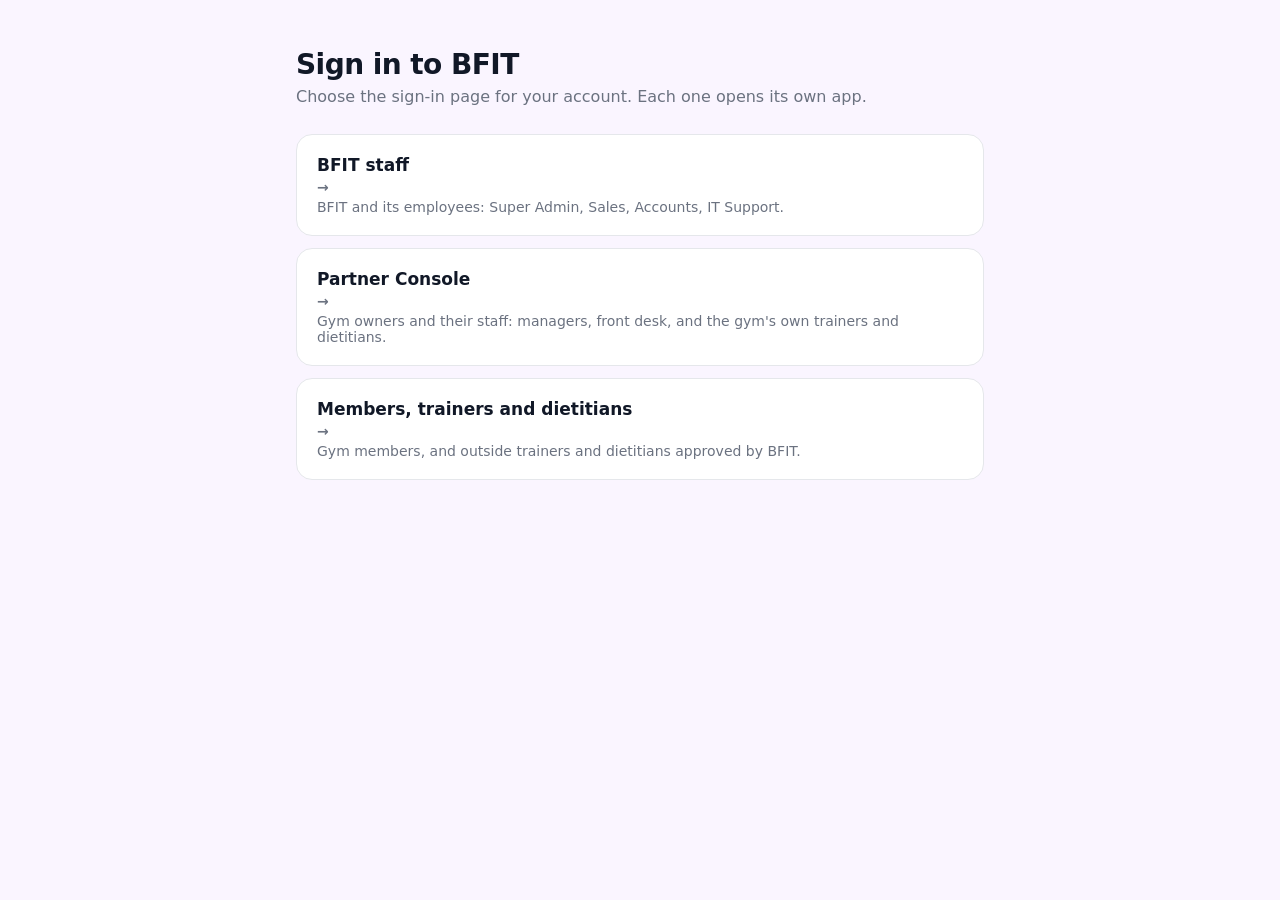
<file: signin/index.html>
<!DOCTYPE html>
<html lang="en">
  <head>
    <meta charset="UTF-8" />
    <meta name="viewport" content="width=device-width, initial-scale=1.0" />
    <title>BFIT sign-in</title>
    <style>
      :root { color-scheme: light; --ink: #111827; --muted: #6b7280; --line: #e5e7eb; --brand: #7c3aed; --bg: #faf5ff; --card: #ffffff; }
      @media (prefers-color-scheme: dark) { :root { color-scheme: dark; --ink: #f3f4f6; --muted: #9ca3af; --line: #374151; --brand: #a78bfa; --bg: #111018; --card: #1c1a26; } }
      * { box-sizing: border-box; }
      body { margin: 0; font-family: system-ui, -apple-system, "Segoe UI", Roboto, sans-serif; background: var(--bg); color: var(--ink); }
      main { max-width: 720px; margin: 0 auto; padding: 48px 16px; }
      h1 { font-size: 28px; margin: 0 0 6px; letter-spacing: -0.02em; }
      p.lead { color: var(--muted); margin: 0 0 28px; }
      a.card { display: block; padding: 20px; margin-bottom: 12px; border: 1px solid var(--line); border-radius: 16px; background: var(--card); color: inherit; text-decoration: none; }
      a.card:hover, a.card:focus-visible { border-color: var(--brand); outline: none; }
      a.card strong { display: block; font-size: 17px; }
      a.card span { display: block; color: var(--muted); font-size: 14px; margin-top: 4px; }
      .arrow { color: var(--brand); font-weight: 600; }
    </style>
  </head>
  <body>
    <main>
      <h1>Sign in to BFIT</h1>
      <p class="lead">Choose the sign-in page for your account. Each one opens its own app.</p>
      <a class="card" href="../bfit/login"><strong>BFIT staff <span class="arrow" aria-hidden="true">→</span></strong>
        <span>BFIT and its employees: Super Admin, Sales, Accounts, IT Support.</span></a>
      <a class="card" href="../partner/login"><strong>Partner Console <span class="arrow" aria-hidden="true">→</span></strong>
        <span>Gym owners and their staff: managers, front desk, and the gym's own trainers and dietitians.</span></a>
      <a class="card" href="../user/login"><strong>Members, trainers and dietitians <span class="arrow" aria-hidden="true">→</span></strong>
        <span>Gym members, and outside trainers and dietitians approved by BFIT.</span></a>
    </main>
  </body>
</html>
</file>
